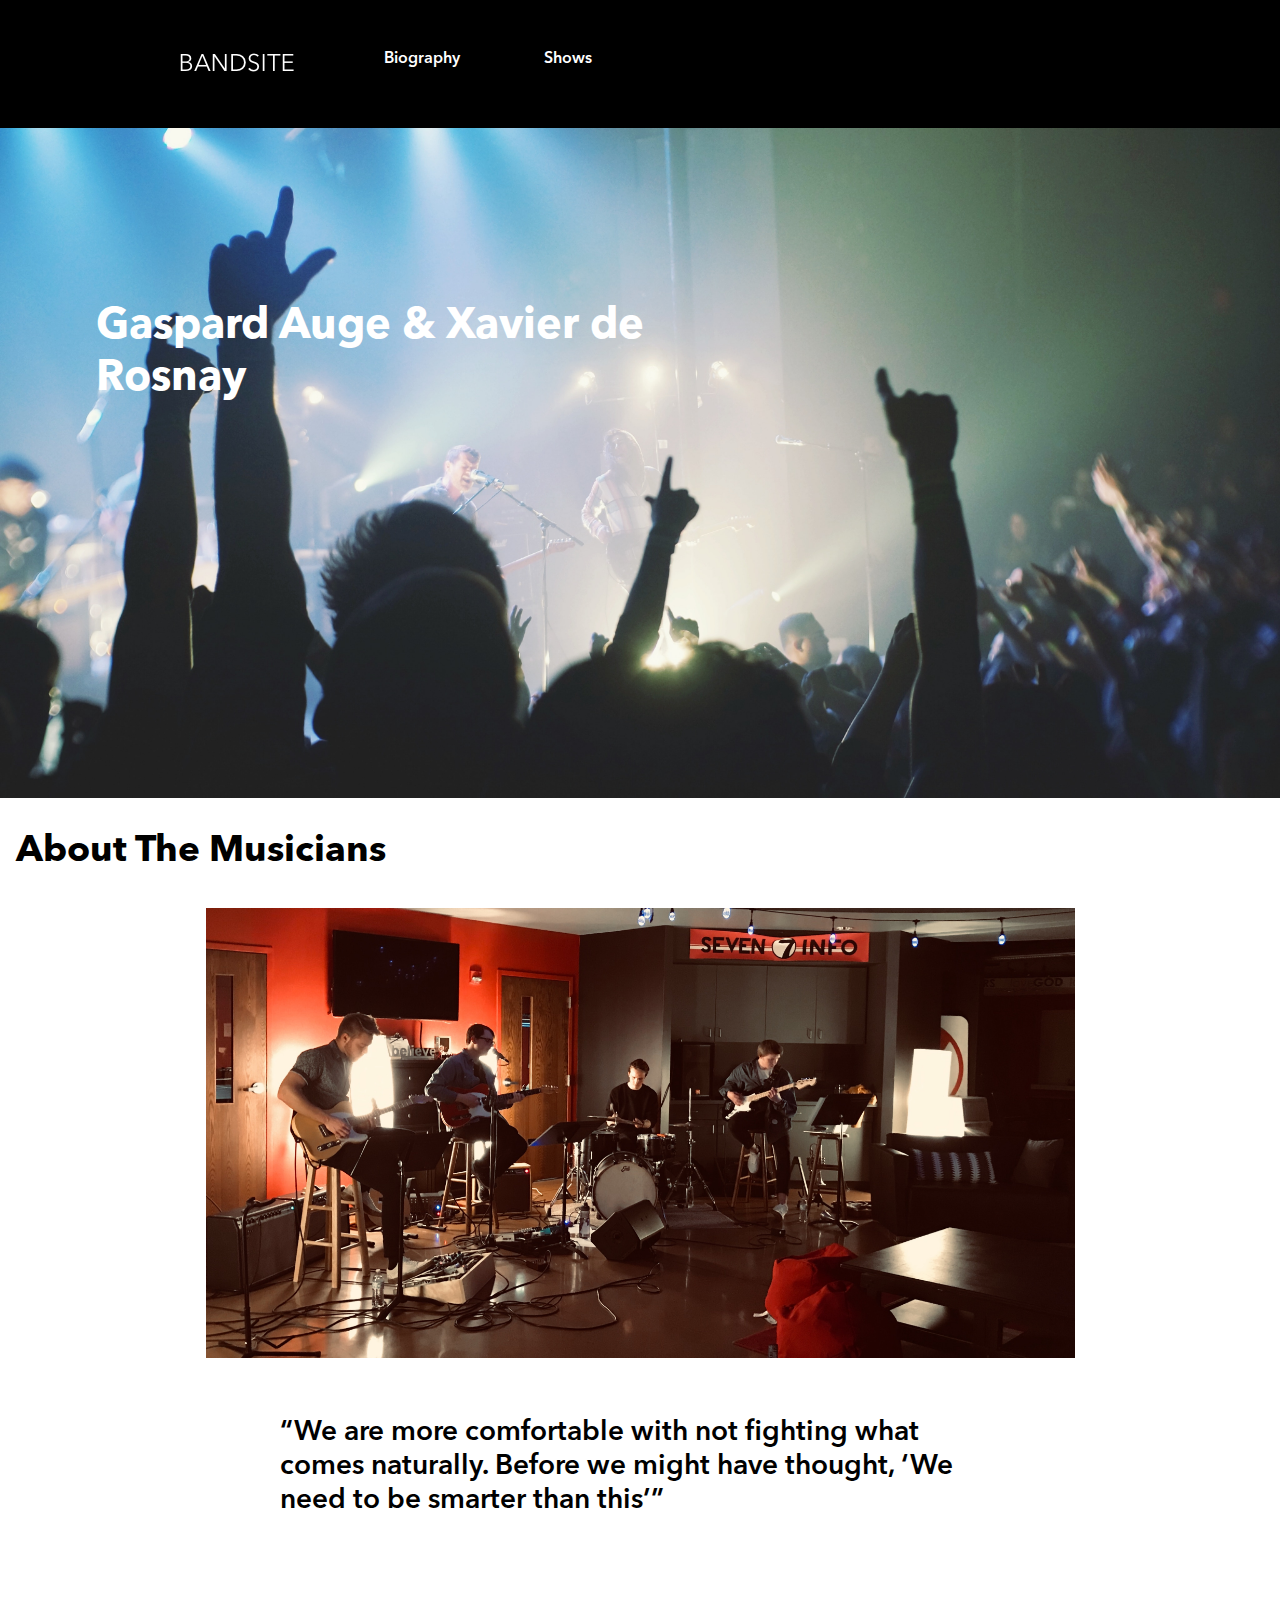
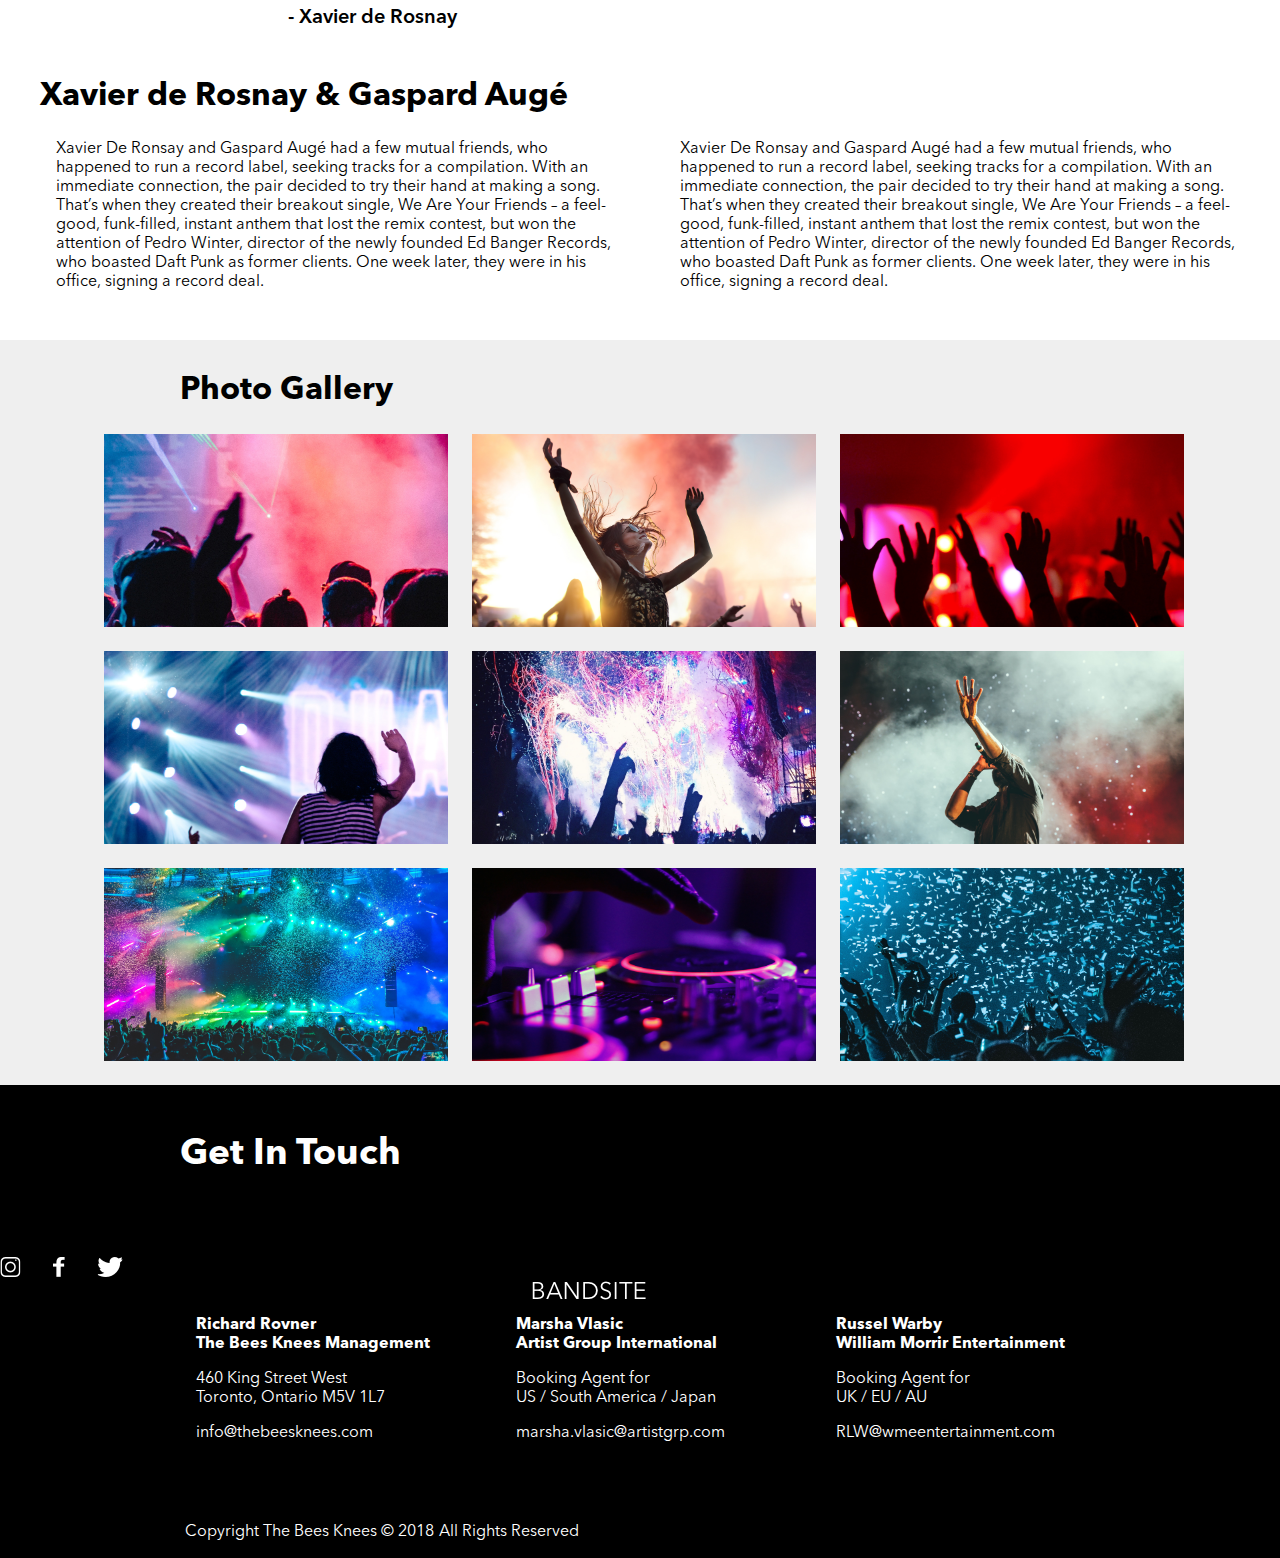
<file: index.html>
<!DOCTYPE html>
<html lang="en">
<head>
  <meta charset="UTF-8">
  <meta name="viewport" content="width=device-width, initial-scale=1.0">
  <meta http-equiv="X-UA-Compatible" content="ie=edge">
  <link rel="stylesheet" href="./styles/style.css">
  <title>Document</title>
</head>
<body>
    <section class="header">
                    <div class="title">
                        <h1 class="title__brand">
                        <a class="title__brand--link" href="./index.html"><img src="./Logo-bandsite.png"/></a>
                        </h1>
                    </div>
                    <div class="menu">
                        <a class="menu__link1" href="">Biography</a>
                        <a class ="menu__link2" href="">Shows</a>
                    </div>
    </section>
    <main class="contains">
        <div class="hero">
            <img class="hero__image" src="./images/Hero.jpg" />
            <h1 class="hero__slogan">Gaspard Auge & Xavier de Rosnay</h1>
        </div>
        <div class="details">
            <h2>About The Musicians</h2>
            <img class="details__image" src="./images/Band__members.jpg" alt="Band"/>
            <p class="details__dialog">
                    “We are more comfortable with not
                    fighting what comes naturally. Before
                    we might have thought, ‘We need to
                    be smarter than this’”
            </p>
            <p class="details__initials">- Xavier de Rosnay</p>
        </div>
        <div class="article">
            <p class="article__name">Xavier de Rosnay & Gaspard Augé</p>
            <div class="article__page1">
                <p>Xavier De Ronsay and Gaspard Augé had a few
                        mutual friends, who happened to run a record label,
                        seeking tracks for a compilation. With an immediate
                        connection, the pair decided to try their hand at
                        making a song. That’s when they created their
                        breakout single, We Are Your Friends – a feel-good,
                        funk-filled, instant anthem that lost the remix
                        contest, but won the attention of Pedro Winter,
                        director of the newly founded Ed Banger Records,
                        who boasted Daft Punk as former clients. One week
                        later, they were in his office, signing a record deal.</p>
                <p class="article__page1--end">Xavier De Ronsay and Gaspard Augé had a few
                        mutual friends, who happened to run a record label,
                        seeking tracks for a compilation. With an immediate
                        connection, the pair decided to try their hand at
                        making a song. That’s when they created their
                        breakout single, We Are Your Friends – a feel-good,
                        funk-filled, instant anthem that lost the remix
                        contest, but won the attention of Pedro Winter,
                        director of the newly founded Ed Banger Records,
                        who boasted Daft Punk as former clients. One week
                        later, they were in his office, signing a record deal.</p>
            </div>
            
        </div>
        <div class="gallery">
            <h3>Photo Gallery</h3>
            <div>
                <img src="./images/1.jpg" alt="photo1"/>
                <img src="./images/2.jpg" alt="photo2"/>
                <img src="./images/3.jpg" alt="photo3"/>
                <img src="./images/4.jpg" alt="photo4"/>
                <img src="./images/5.jpg" alt="photo5"/>
                <img src="./images/6.jpg" alt="photo6"/>
                <img src="./images/7.jpg" alt="photo7"/>
                <img src="./images/8.jpg" alt="photo8"/>
                <img src="./images/9.jpg" alt="photo9"/>
            </div>
        </div>
        <div class="footer">
            <div class="footer__logo">
                <h3>Get In Touch</h3>
                <div class="footer__logo__socialmedia">
                        <img src="./images/instagram.png" alt="instagram"/>
                        <img src="./images/facebook.png"  alt="facebook"/>
                        <img src="./images/twitter.png"  alt="twitter"/>
                <div class="footer__logo__icon">
                 <img src="./Logo-bandsite.png" alt="logo"/>
                </div>
               </div>
            </div>
            <div class="footer__contacts">
                    <div class="footer__contacts__contact1">
                            <div class="footer__contacts__contact1__name">
                                <div>
                                        Richard Rovner
                                </div>
                                <div>
                                        The Bees Knees Management
                                </div>
                            </div>
                            <div class="footer__contacts__contact1__address">
                                <div>
                                        460 King Street West
                                </div>
                                <div>
                                        Toronto, Ontario M5V 1L7
                                </div>
                            </div> 
                            <div class="footer__contacts__contact1__email">
                                    <a href="">info@thebeesknees.com</a>
                            </div>
                            
                        </div>
                        <div class="footer__contacts__contact1">
                                <div class="footer__contacts__contact1__name">
                                    <div>
                                            Marsha Vlasic
                                    </div>
                                    <div>
                                            Artist Group International
                                    </div>
                                </div>
                                <div class="footer__contacts__contact1__address">
                                    <div>
                                            Booking Agent for
                                    </div>
                                    <div>
                                            US / South America / Japan
                                    </div>
                                </div> 
                                <div class="footer__contacts__contact1__email">
                                        <a href="">marsha.vlasic@artistgrp.com</a>
                                </div>
                                
                        </div>
                        <div class="footer__contacts__contact1">
                                <div class="footer__contacts__contact1__name">
                                    <div>
                                            Russel Warby
                                    </div>
                                    <div>
                                            William Morrir Entertainment
                                    </div>
                                </div>
                                <div class="footer__contacts__contact1__address">
                                    <div>
                                            Booking Agent for
                                    </div>
                                    <div>
                                            UK / EU / AU
                                    </div>
                                </div> 
                                <div class="footer__contacts__contact1__email">
                                        <a href="">RLW@wmeentertainment.com</a>
                                </div>
                                
                        </div>
            </div>
            <div class="footer__copyright">
                <div class="footer__copyright__line1">
                        Copyright The Bees Knees © 2018
                </div>     
                <div class= "footer__copyright__line1">
                        All Rights Reserved
                </div>
            </div>
        </div>
    </main>
    
</body>
</html>
</file>
<file: styles/style.css>
@font-face {
  font-family: "bold";
  src: url("../Fonts/Linotype - AvenirNextLTPro-Bold.otf") format("opentype");
}

@font-face {
  font-family: "demi";
  src: url("../Fonts/Linotype - AvenirNextLTPro-Demi.otf") format("opentype");
}

@font-face {
  font-family: "regular";
  src: url("../Fonts/Linotype - AvenirNextLTPro-Regular.otf") format("opentype");
}

body {
  margin: 0;
  font-family: 'bold';
}

.header {
  display: -webkit-box;
  display: -ms-flexbox;
  display: flex;
  height: auto;
  -webkit-box-orient: vertical;
  -webkit-box-direction: normal;
      -ms-flex-direction: column;
          flex-direction: column;
  width: 100%;
  background-color: black;
}

@media screen and (min-width: 426px) {
  .header {
    -webkit-box-orient: horizontal;
    -webkit-box-direction: normal;
        -ms-flex-direction: row;
            flex-direction: row;
    -webkit-box-align: start;
        -ms-flex-align: start;
            align-items: flex-start;
    -webkit-box-pack: start;
        -ms-flex-pack: start;
            justify-content: flex-start;
  }
}

.header__title {
  margin: 0 auto;
  width: 100%;
}

.header__menu {
  margin: 0 auto;
}

.title {
  display: -webkit-box;
  display: -ms-flexbox;
  display: flex;
  height: 80px;
  margin: 0 auto;
  color: white;
}

@media screen and (min-width: 426px) {
  .title {
    -webkit-box-orient: horizontal;
    -webkit-box-direction: normal;
        -ms-flex-flow: row wrap;
            flex-flow: row wrap;
    -ms-flex-item-align: start;
        align-self: flex-start;
    margin: 24px;
  }
}

@media screen and (min-width: 769px) {
  .title {
    -webkit-box-orient: horizontal;
    -webkit-box-direction: normal;
        -ms-flex-flow: row wrap;
            flex-flow: row wrap;
    -ms-flex-item-align: start;
        align-self: flex-start;
    margin: 24px 56px 24px 180px;
  }
}

.title img {
  width: 100%;
  size: 2rem;
}

.menu {
  display: -webkit-box;
  display: -ms-flexbox;
  display: flex;
  -ms-flex-pack: distribute;
      justify-content: space-around;
  font-family: 'demi';
  color: white;
  padding: 0 10px 10px 10px;
}

@media screen and (min-width: 426px) {
  .menu {
    -webkit-box-orient: horizontal;
    -webkit-box-direction: normal;
        -ms-flex-flow: row wrap;
            flex-flow: row wrap;
    -ms-flex-item-align: center;
        -ms-grid-row-align: center;
        align-self: center;
    margin: 24px;
  }
}

@media screen and (min-width: 769px) {
  .menu {
    -webkit-box-orient: horizontal;
    -webkit-box-direction: normal;
        -ms-flex-flow: row wrap;
            flex-flow: row wrap;
    -ms-flex-item-align: center;
        -ms-grid-row-align: center;
        align-self: center;
    margin: 24px 56px 24px 24px;
  }
}

.menu__link1 {
  width: 160px;
}

.menu a {
  text-decoration: none;
  color: white;
}

.menu a:hover {
  border-bottom: white 5px solid;
}

.contains {
  display: -webkit-box;
  display: -ms-flexbox;
  display: flex;
  -webkit-box-orient: vertical;
  -webkit-box-direction: normal;
      -ms-flex-direction: column;
          flex-direction: column;
}

.hero {
  display: -webkit-box;
  display: -ms-flexbox;
  display: flex;
  width: 100%;
  margin: 0;
  color: white;
}

.hero__image {
  -o-object-fit: cover;
     object-fit: cover;
  width: 100%;
  height: 183px;
}

@media screen and (min-width: 426px) {
  .hero__image {
    height: 400px;
    width: 100%;
  }
}

@media screen and (min-width: 769px) {
  .hero__image {
    width: auto;
    height: 670px;
  }
}

@media screen and (min-width: 1024px) {
  .hero__image {
    width: 100%;
  }
}

.hero__slogan {
  -webkit-box-pack: center;
      -ms-flex-pack: center;
          justify-content: center;
  -webkit-box-align: center;
      -ms-flex-align: center;
          align-items: center;
  display: -webkit-box;
  display: -ms-flexbox;
  display: flex;
  font-display: 'header';
  font-size: 1.6rem;
  position: absolute;
  padding: 1rem 1.5rem;
  text-shadow: 2px solid grey 0.2;
}

@media screen and (min-width: 425px) {
  .hero__slogan {
    padding: 1.9rem 2.8rem;
    font-size: 2rem;
  }
}

@media screen and (min-width: 768px) {
  .hero__slogan {
    padding: 5rem 15rem 15rem 3rem;
    font-size: 3.2rem;
  }
}

@media screen and (min-width: 1024px) {
  .hero__slogan {
    padding: 9rem 35rem 16rem 6rem;
    font-size: 2.7rem;
  }
}

@media screen and (min-width: 1440px) {
  .hero__slogan {
    padding: 11rem 55rem 16rem 8rem;
    font-size: 3rem;
  }
}

.details {
  display: -webkit-box;
  display: -ms-flexbox;
  display: flex;
  -webkit-box-orient: vertical;
  -webkit-box-direction: normal;
      -ms-flex-direction: column;
          flex-direction: column;
  -webkit-box-pack: center;
      -ms-flex-pack: center;
          justify-content: center;
  -webkit-box-align: center;
      -ms-flex-align: center;
          align-items: center;
}

.details h2 {
  -ms-flex-item-align: start;
      align-self: flex-start;
  font-weight: bold;
  margin: 32px 16px 24px 16px;
  font-family: 'bold';
  font-size: 1.54rem;
}

@media screen and (min-width: 426px) {
  .details h2 {
    font-size: 2.3rem;
  }
}

@media screen and (min-width: 768px) {
  .details h2 {
    font-size: 2.3rem;
  }
}

@media screen and (min-width: 1440px) {
  .details h2 {
    font-size: 2rem;
    margin: 48px auto 48px 180px;
  }
}

.details__image {
  -o-object-fit: cover;
     object-fit: cover;
  width: 288px;
  height: auto;
  margin: 0 16px;
}

@media screen and (min-width: 426px) {
  .details__image {
    padding: 10px 24px;
    width: 720px;
    height: 362px;
  }
}

@media screen and (min-width: 769px) {
  .details__image {
    width: 869px;
    height: 450px;
  }
}

.details__dialog {
  position: relative;
  margin: 24px 16px 32px 16px;
  font-size: 1rem;
  font-family: 'demi';
}

@media screen and (min-width: 426px) {
  .details__dialog {
    font-size: 26px;
    margin-bottom: 16px;
  }
}

@media screen and (min-width: 769px) {
  .details__dialog {
    font-size: 28px;
    margin: 48px 280px 32px 280px;
  }
}

.details__initials {
  -webkit-box-orient: horizontal;
  -webkit-box-direction: normal;
      -ms-flex-direction: row;
          flex-direction: row;
  -ms-flex-item-align: start;
      align-self: flex-start;
  position: relative;
  margin: 0px 16px 40px 16px;
  font-family: 'demi';
  font-size: 1rem;
}

@media screen and (min-width: 426px) {
  .details__initials {
    font-size: 16px;
    padding: 16px 24px 16px 8px;
  }
}

@media screen and (min-width: 769px) {
  .details__initials {
    font-size: 20px;
    margin: 40px 280px 32px 280px;
  }
}

p {
  display: -webkit-box;
  display: -ms-flexbox;
  display: flex;
}

.article {
  display: -webkit-box;
  display: -ms-flexbox;
  display: flex;
  -webkit-box-orient: vertical;
  -webkit-box-direction: normal;
      -ms-flex-direction: column;
          flex-direction: column;
  -webkit-box-pack: center;
      -ms-flex-pack: center;
          justify-content: center;
  -webkit-box-align: center;
      -ms-flex-align: center;
          align-items: center;
}

.article__name {
  -ms-flex-item-align: start;
      align-self: flex-start;
  font-family: 'bold';
  font-size: 1rem;
  margin: 0 16px 24px 16px;
}

@media screen and (min-width: 426px) {
  .article__name {
    font-size: 2rem;
    margin: 0 16px 24px 0px;
  }
}

@media screen and (min-width: 769px) {
  .article__name {
    font-size: 2rem;
    margin: 0 16px 24px 180px;
  }
}

.article__page1 {
  display: -webkit-box;
  display: -ms-flexbox;
  display: flex;
  font-family: 'regular';
  margin: 0 16px 24px 16px;
  -webkit-box-orient: vertical;
  -webkit-box-direction: normal;
      -ms-flex-flow: column wrap;
          flex-flow: column wrap;
}

.article__page1--end {
  margin-bottom: 40px;
}

@media screen and (min-width: 769px) {
  .article__page1--end {
    margin: 0 16px 24px 0px;
  }
}

@media screen and (min-width: 426px) {
  .article__page1 {
    -webkit-box-orient: horizontal;
    -webkit-box-direction: normal;
        -ms-flex-flow: row nowrap;
            flex-flow: row nowrap;
  }
}

@media screen and (min-width: 769px) {
  .article__page1 {
    -webkit-box-orient: horizontal;
    -webkit-box-direction: normal;
        -ms-flex-flow: row nowrap;
            flex-flow: row nowrap;
  }
}

@media screen and (min-width: 426px) {
  .article p {
    margin: 24px;
    margin: 0 16px 24px 0px;
  }
}

@media screen and (min-width: 769px) {
  .article p {
    margin: 0 16px 24px 40px;
  }
}

.gallery {
  display: -webkit-box;
  display: -ms-flexbox;
  display: flex;
  -webkit-box-orient: vertical;
  -webkit-box-direction: normal;
      -ms-flex-direction: column;
          flex-direction: column;
  background-color: #EFEFEF;
}

@media screen and (min-width: 426px) {
  .gallery {
    -webkit-box-orient: horizontal;
    -webkit-box-direction: normal;
        -ms-flex-flow: row wrap;
            flex-flow: row wrap;
  }
}

@media screen and (min-width: 769px) {
  .gallery {
    -webkit-box-orient: horizontal;
    -webkit-box-direction: normal;
        -ms-flex-flow: row wrap;
            flex-flow: row wrap;
  }
}

.gallery h3 {
  display: -webkit-box;
  display: -ms-flexbox;
  display: flex;
  margin: 32px 16px 24px 16px;
  -ms-flex-item-align: start;
      align-self: flex-start;
  font-family: 'bold';
  font-size: 2rem;
}

@media screen and (min-width: 426px) {
  .gallery h3 {
    -ms-flex-item-align: start;
        align-self: flex-start;
    margin: 32px 16px 24px 24px;
  }
}

@media screen and (min-width: 769px) {
  .gallery h3 {
    -ms-flex-item-align: start;
        align-self: flex-start;
    margin: 32px 16px 24px 180px;
  }
}

.gallery div {
  display: -webkit-box;
  display: -ms-flexbox;
  display: flex;
  -webkit-box-orient: vertical;
  -webkit-box-direction: normal;
      -ms-flex-flow: column wrap;
          flex-flow: column wrap;
  -webkit-box-pack: center;
      -ms-flex-pack: center;
          justify-content: center;
}

@media screen and (min-width: 426px) {
  .gallery div {
    -webkit-box-orient: horizontal;
    -webkit-box-direction: normal;
        -ms-flex-flow: row wrap;
            flex-flow: row wrap;
    -webkit-box-pack: center;
        -ms-flex-pack: center;
            justify-content: center;
  }
}

@media screen and (min-width: 769px) {
  .gallery div {
    -webkit-box-orient: horizontal;
    -webkit-box-direction: normal;
        -ms-flex-flow: row wrap;
            flex-flow: row wrap;
    -webkit-box-pack: center;
        -ms-flex-pack: center;
            justify-content: center;
  }
}

.gallery img {
  width: 288px;
  margin: 0px 16px 16px 16px;
}

@media screen and (min-width: 426px) {
  .gallery img {
    width: 224px;
    height: 126px;
    margin: 0px 8px 24px 16px;
  }
}

@media screen and (min-width: 769px) {
  .gallery img {
    width: 344px;
    height: 193px;
    margin: 0px 8px 24px 16px;
  }
}

.footer {
  display: -webkit-box;
  display: -ms-flexbox;
  display: flex;
  height: auto;
  -webkit-box-orient: vertical;
  -webkit-box-direction: normal;
      -ms-flex-direction: column;
          flex-direction: column;
  width: 100%;
  background-color: black;
  color: white;
  /*@media screen and (min-width:426px) {
        flex-flow: row wrap;  
    }*/
}

.footer__logo {
  display: -webkit-box;
  display: -ms-flexbox;
  display: flex;
  -webkit-box-orient: vertical;
  -webkit-box-direction: normal;
      -ms-flex-flow: column nowrap;
          flex-flow: column nowrap;
}

@media screen and (min-width: 426px) {
  .footer__logo {
    -webkit-box-orient: horizontal;
    -webkit-box-direction: normal;
        -ms-flex-flow: row wrap;
            flex-flow: row wrap;
    width: 100%;
  }
}

.footer__logo__icon {
  display: none;
}

@media screen and (min-width: 426px) {
  .footer__logo__icon {
    display: -webkit-box;
    display: -ms-flexbox;
    display: flex;
    -ms-flex-item-align: end;
        align-self: flex-end;
    margin: 48px 0;
  }
}

@media screen and (min-width: 769px) {
  .footer__logo__icon {
    width: 120px;
    margin: 48px 180px auto auto;
    display: -webkit-box;
    display: -ms-flexbox;
    display: flex;
    -ms-flex-item-align: end;
        align-self: flex-end;
  }
}

.footer__logo h3 {
  margin: 32px 16px 24px 16px;
  -ms-flex-item-align: start;
      align-self: flex-start;
  font-weight: bold;
  font-family: 'bold';
  font-size: 2.3rem;
}

@media screen and (min-width: 769px) {
  .footer__logo h3 {
    margin: 48px 64px 56px 180px;
  }
}

.footer__logo__socialmedia {
  display: -webkit-box;
  display: -ms-flexbox;
  display: flex;
  -webkit-box-orient: horizontal;
  -webkit-box-direction: normal;
      -ms-flex-direction: row;
          flex-direction: row;
  -ms-flex-pack: distribute;
      justify-content: space-around;
  width: 50%;
  /*img{
                display: flex;

                @media screen and (min-width:426px){
                    width: 21px;
                }
    
                @media screen and (min-width:769px){
                    width: 21px;
                }
            }*/
  /*@media screen and (min-width:426px){
                position: relative;
            }

            @media screen and (min-width:769px){
                position: relative;
            }*/
}

@media screen and (min-width: 426px) {
  .footer__logo__socialmedia {
    position: relative;
    -webkit-box-align: center;
        -ms-flex-align: center;
            align-items: center;
    width: 65%;
  }
}

@media screen and (min-width: 769px) {
  .footer__logo__socialmedia {
    position: relative;
    -webkit-box-align: center;
        -ms-flex-align: center;
            align-items: center;
    width: 65%;
  }
  .footer__logo__socialmedia img {
    display: -webkit-box;
    display: -ms-flexbox;
    display: flex;
    margin-right: 32px;
  }
}

.footer__contacts {
  display: -webkit-box;
  display: -ms-flexbox;
  display: flex;
  -webkit-box-orient: vertical;
  -webkit-box-direction: normal;
      -ms-flex-direction: column;
          flex-direction: column;
}

@media screen and (min-width: 426px) {
  .footer__contacts {
    -webkit-box-orient: horizontal;
    -webkit-box-direction: normal;
        -ms-flex-direction: row;
            flex-direction: row;
  }
}

@media screen and (min-width: 769px) {
  .footer__contacts {
    margin: 0 auto 24px 180px;
  }
}

.footer__contacts__contact1 {
  width: 288px;
  height: auto;
  margin: 16px;
}

.footer__contacts__contact1__name {
  font-family: 'bold';
}

.footer__contacts__contact1__address {
  margin: 16px 0px 0px 0px;
  font-family: 'regular';
}

.footer__contacts__contact1__email {
  margin: 16px 0px 0px 0px;
  font-family: 'regular';
}

.footer__contacts__contact1__email a {
  text-decoration: none;
  color: white;
}

.footer__copyright {
  margin: 16px;
  font-family: 'regular';
}

@media screen and (min-width: 425px) {
  .footer__copyright {
    display: -webkit-box;
    display: -ms-flexbox;
    display: flex;
    -webkit-box-orient: horizontal;
    -webkit-box-direction: normal;
        -ms-flex-flow: row wrap;
            flex-flow: row wrap;
  }
  .footer__copyright__line1 {
    margin-left: 5px;
  }
}

@media screen and (min-width: 769px) {
  .footer__copyright {
    margin-top: 40px;
    margin-left: 180px;
  }
  .footer__copyright__line1 {
    margin-left: 5px;
  }
}
/*# sourceMappingURL=style.css.map */
</file>
